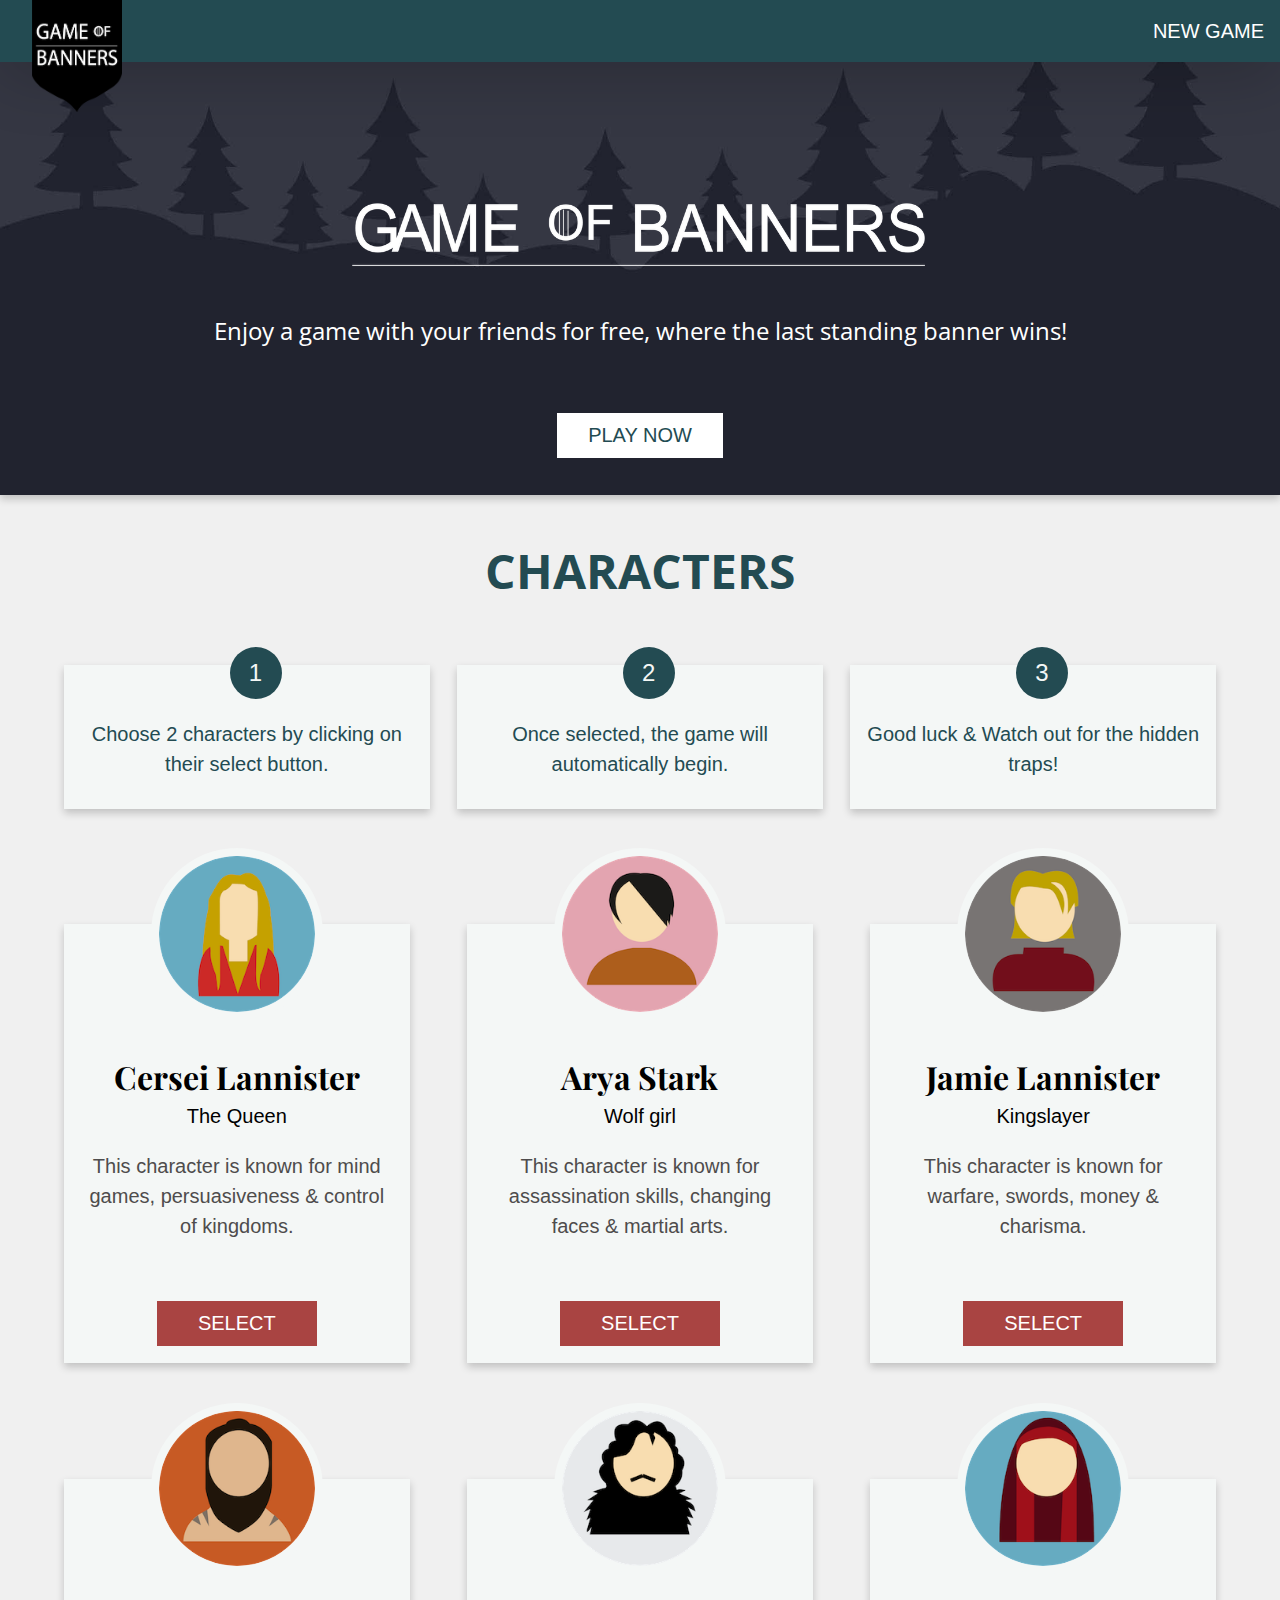
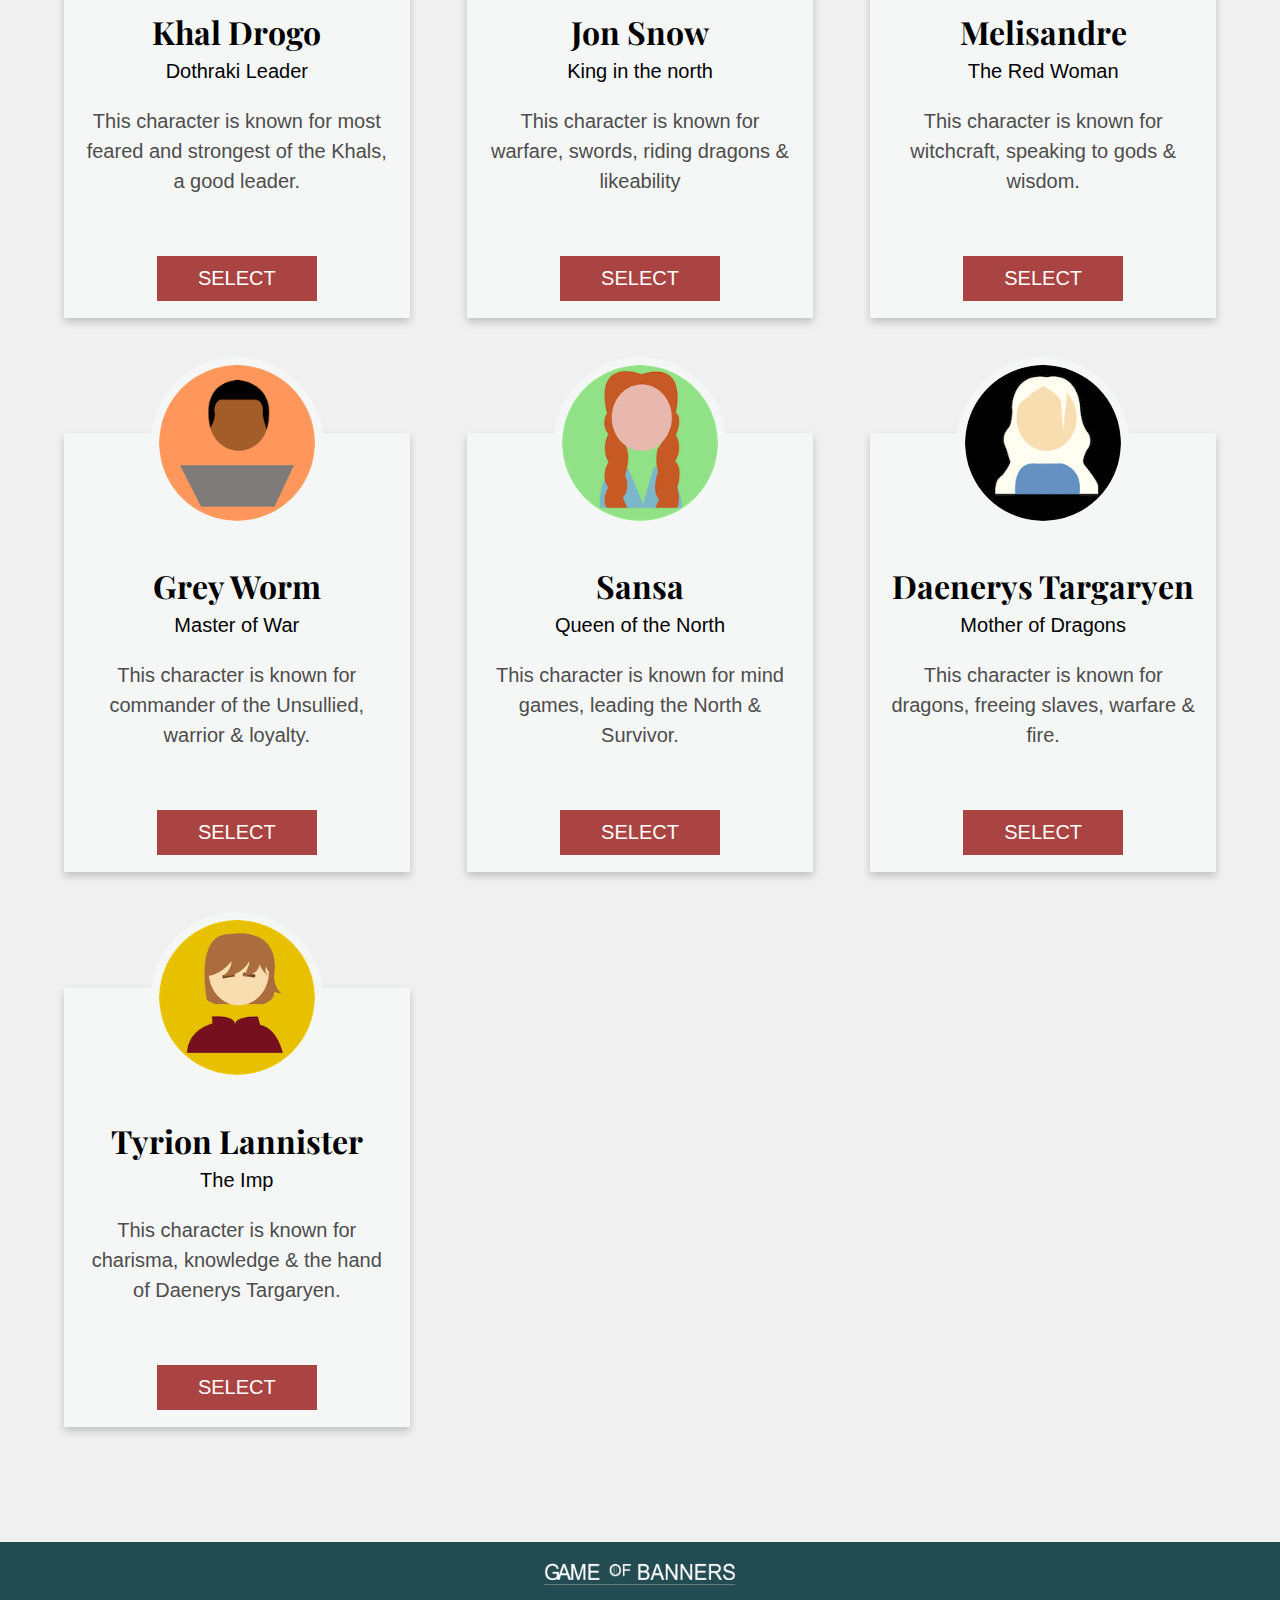
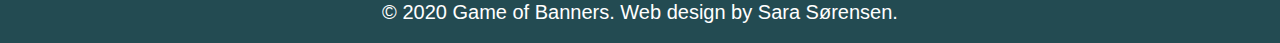
<file: Boardgame_sara/index.html>
<!DOCTYPE html>
<html lang="en">
  <head>
    <meta charset="utf-8" />
    <meta name="viewport" content="width=device-width, initial-scale=1.0" />
    <meta
      name="description"
      content="Game of Banners is a free online board game, enjoy with friends and family today!"
    />
    <link rel="stylesheet" href="styles/stylesheet.css" />
    <link rel="stylesheet" href="styles/characters.css" />
    <link rel="stylesheet" href="styles/media.css" />
    <link
      href="https://fonts.googleapis.com/css2?family=Open+Sans&display=swap"
      rel="stylesheet"
    />
    <link
      href="https://fonts.googleapis.com/css2?family=Playfair+Display&display=swap"
      rel="stylesheet"
    />

    <link rel="icon" href="images/rel-icon.png" />
    <title>Game Of Banners - The Character Page</title>
  </head>

  <body onload="clearStorage()">
    <header>
      <nav class="navbar" id="navbar">
        <a class="logo-header-a" href="index.html"
          ><img
            class="logo-header"
            src="images/banner.png"
            alt="company logo Game Of Banners"
        /></a>

        <ul class="menubar">
          <li><a href="javascript:clear();">New Game</a></li>
        </ul>
      </nav>

      <div class="background">
        <div class="char-container">
          <img
            class="horizontal_logo"
            src="images/white-horizontal-logo.png"
            alt="company logo Game Of Banners"
          />
          <div class="container">
            <p class="CTA">
              Enjoy a game with your friends for free, where the last standing
              banner wins!
            </p>
          </div>

          <button class="important-btn" type="button" id="button">
            Play now
          </button>
        </div>
      </div>
    </header>

    <div id="wrapper" class="wrapper">
      <div class="guideBox">
        <h1 class="char-heading">characters</h1>
        <div class="card-info">
          <div class="num">1</div>
          <p>Choose 2 characters by clicking on their select button.</p>
        </div>

        <div class="card-info">
          <div class="num">2</div>
          <p>Once selected, the game will automatically begin.</p>
        </div>
        <div class="card-info">
          <div class="num">3</div>
          <p>Good luck & Watch out for the hidden traps!</p>
        </div>
      </div>

      <div class="char-row">
        <div class="char-column" id="cards">
          <div class="card"></div>
        </div>
      </div>

      <div class="players-box" id="players-box">
        <div class="hidden-content" id="hidden-content">
          <div class="row">
            <div id="characterP1" class="player-col"></div>

            <div class="info-col">
              <h2 id="headline2" class="headline2">Choose player 2</h2>

              <p class="loader"></p>
            </div>

            <div id="characterP2" class="player-col"></div>
          </div>
        </div>
      </div>
    </div>

    <footer>
      <div class="footer-column">
        <a href="index.html">
          <img
            class="logo-footer"
            src="images/white-horizontal-logo.png"
            alt="Game Of Banners Logo"
        /></a>
      </div>

      <div class="footer-column">
        <p class="copyright">
          © 2020 Game of Banners. Web design by Sara Sørensen.
        </p>
      </div>
    </footer>

    <script src="scripts/constants/characters.js"></script>
    <script src="scripts/script.js"></script>
  </body>
</html>
</file>
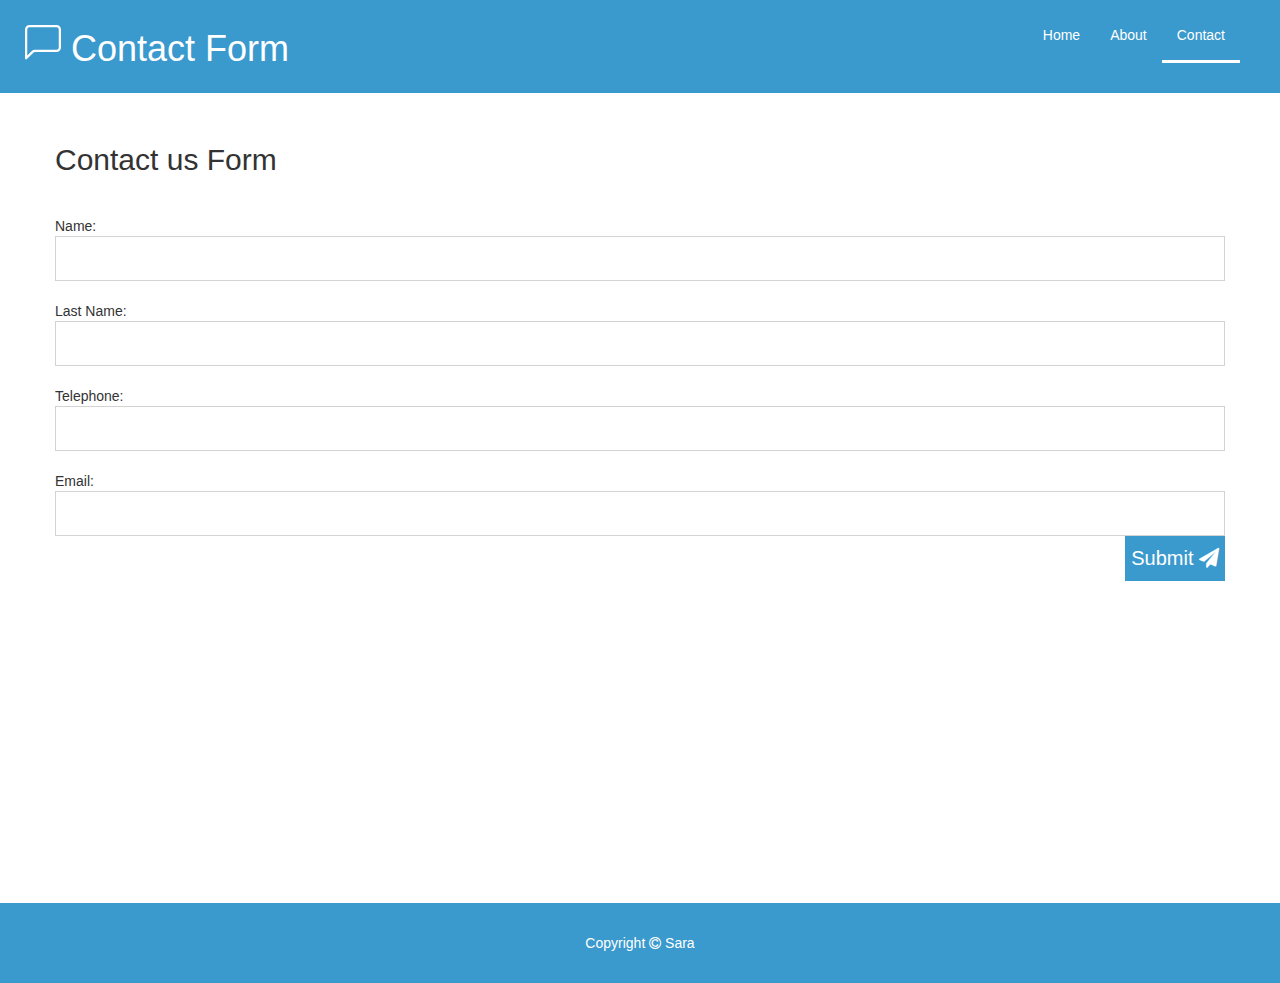
<file: contactForm/index.html>
<!DOCTYPE html>
<html lang="en">

<head>
    <meta charset="UTF-8">
    <title>Contact Form</title>


    <!-- Boostrap style sheet -->
    <link rel="stylesheet" href="https://maxcdn.bootstrapcdn.com/bootstrap/3.3.7/css/bootstrap.min.css">
    <link rel="stylesheet" href="https://maxcdn.bootstrapcdn.com/font-awesome/4.7.0/css/font-awesome.min.css">
    <link rel="stylesheet" href="style/stylesheet.css">
</head>

<body>
    <header>
        <nav class="navbar navbar-default">
            <div class="container-fluid">
                <!-- Brand and toggle get grouped for better mobile display -->
                <div class="navbar-header">
                    <button type="button" class="navbar-toggle collapsed" data-toggle="collapse"
                        data-target="#bs-example-navbar-collapse-1" aria-expanded="false">
                        <span class="sr-only">Toggle navigation</span>
                        <span class="icon-bar"></span>
                        <span class="icon-bar"></span>
                        <span class="icon-bar"></span>
                    </button>
                    <a class="navbar-brand" href="index.html">
                        <h1><svg width="1em" height="1em" viewBox="0 0 16 16" class="bi bi-chat-left" fill="currentColor" xmlns="http://www.w3.org/2000/svg">
                            <path fill-rule="evenodd" d="M14 1H2a1 1 0 0 0-1 1v11.586l2-2A2 2 0 0 1 4.414 11H14a1 1 0 0 0 1-1V2a1 1 0 0 0-1-1zM2 0a2 2 0 0 0-2 2v12.793a.5.5 0 0 0 .854.353l2.853-2.853A1 1 0 0 1 4.414 12H14a2 2 0 0 0 2-2V2a2 2 0 0 0-2-2H2z"/>
                          </svg> Contact Form</h1>
                    </a>
                </div>

                <!-- Collect the nav links, forms, and other content for toggling -->
                <div class="collapse navbar-collapse" id="bs-example-navbar-collapse-1">
                    <ul class="nav navbar-nav">
                        <li><a href="index.html">Home</a></li>
                        <li><a href="about.html">About</a></li>
                        <li class="active"><a href="contact.html">Contact</a></li>
                    </ul>
                </div><!-- /.navbar-collapse -->
            </div><!-- /.container-fluid -->
        </nav>
    </header>
    <section>
        <div class="container">
            <div class="row">
                <div class="col-sm-12">
                    <h2>Contact us Form<h2>
                </div>
                <div id="message" class="error">

                </div>
            </div>
            <div class="row">
                <form id="contactForm">
                    <div class="col-sm-12">
                        <br>Name: <br>
                        <input type="text" name="firstName" class="name" id="firstName">
                        <span class="error" id="firstNameError">This field cannot be blank</span>
                    </div>
                    <div class="col-sm-12">
                        <br>Last Name: <br>
                        <input type="text" name="lastName" class="name" id="lastName">
                        <span class="error" id="lastNameError">This field cannot be blank</span>
                    </div>
                    <div class="col-sm-12">
                        <br>Telephone: <br>
                        <input type="text" name="phone" id="phone">
                        <span class="error" id="phoneError">Please enter a correct phone number</span>
                    </div>
                    <div class="col-sm-12">
                        <br>Email: <br>
                        <input type="text" name="email" id="email">
                        <span class="error" id="emailError">Please enter a correct email address</span>
                    </div>

                    <div class="col-sm-12">
                        <button id="submitContact" class="m-t-30" type="submit">Submit <i class="fa fa-paper-plane"
                                aria-hidden="true"></i></button>

                        <p id="validation-passed-message">Input correct.</p>
                        <p id="validation-false">Incorrect Input.</p>

                    </div>
                </form>
            </div>
        </div>
    </section>
    <footer>
        Copyright <i class="fa fa-copyright" aria-hidden="true"></i> Sara 
    </footer>
    <script src="script/script.js"></script>
</body>

</html>
</file>
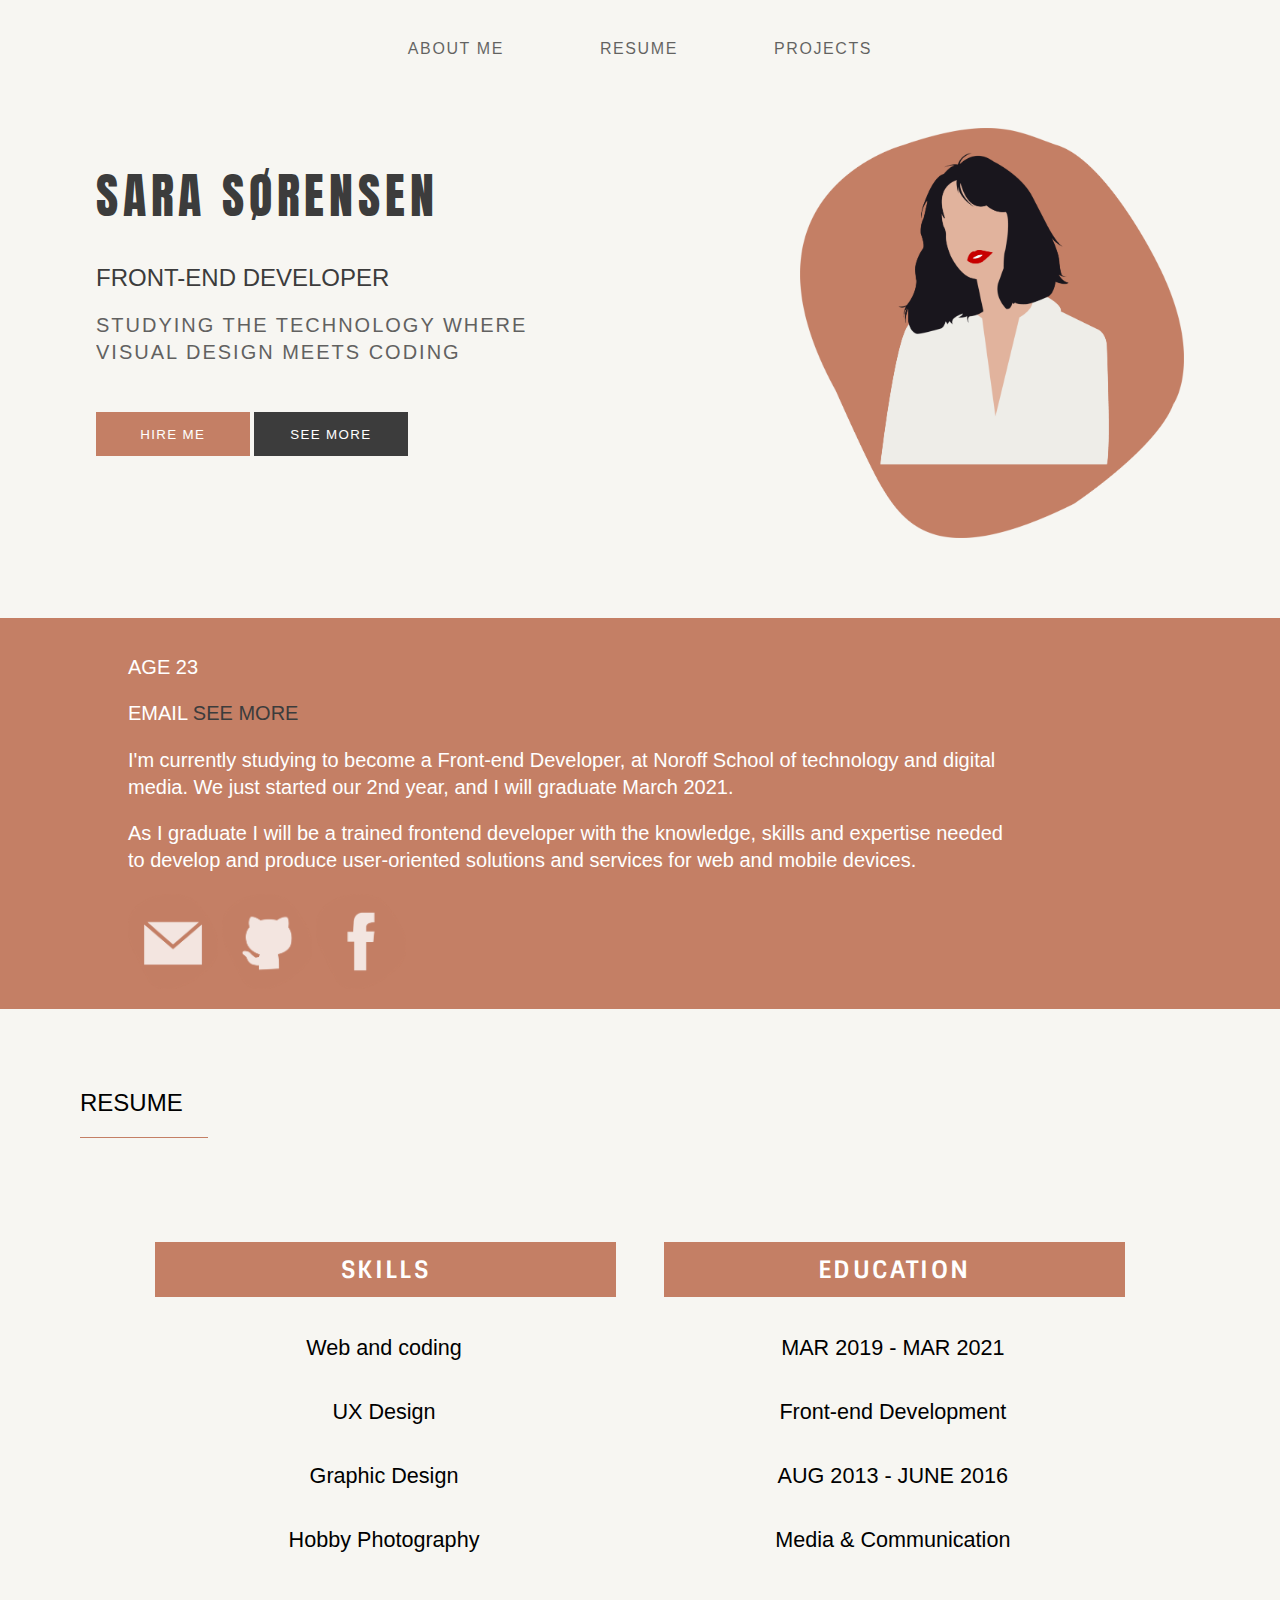
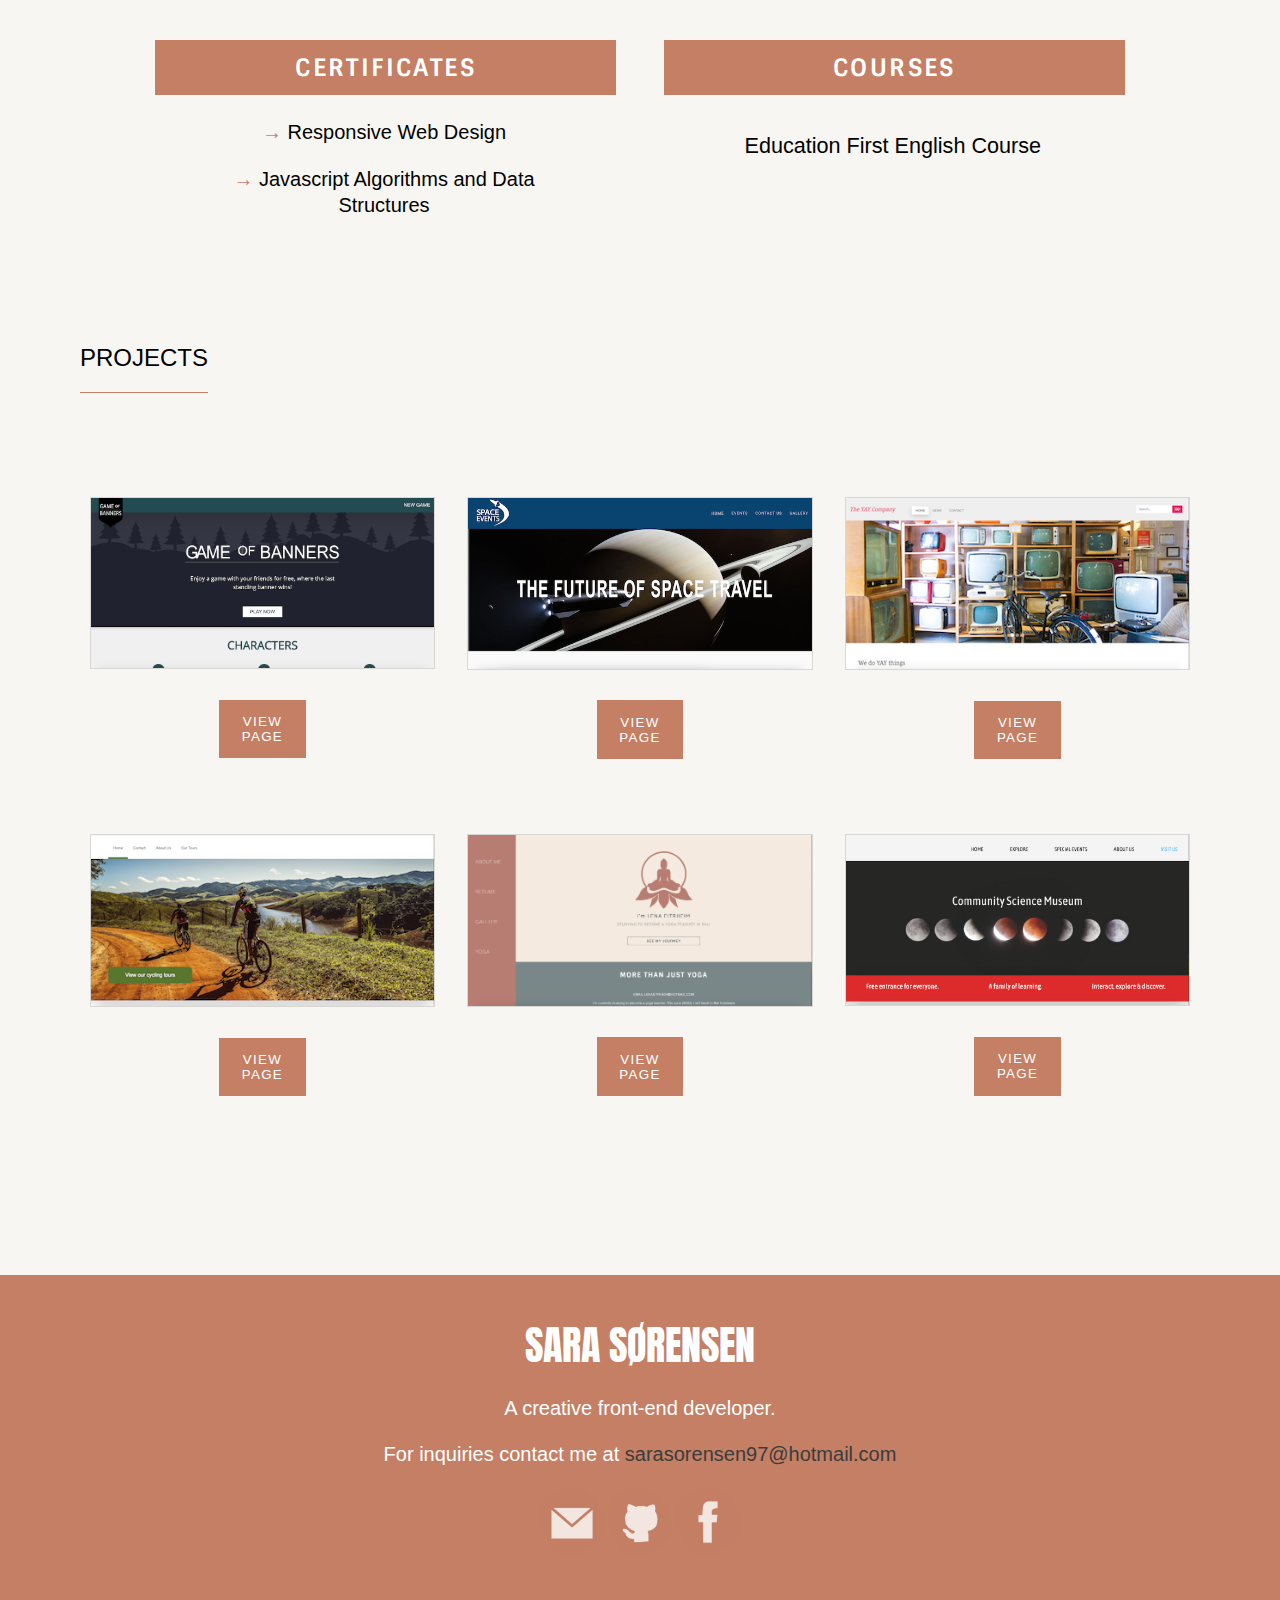
<file: cv/index.html>
<!DOCTYPE html>
<html lang="en">
  <head>
    <meta charset="utf-8" />
    <meta name="viewport" content="width=device-width, initial-scale=1.0" />
    <meta
      name="description"
      content="Sara Sørensen's CV website for front-end development, get to know me!"
    />
    <link
      href="https://fonts.googleapis.com/css2?family=Anton&display=swap"
      rel="stylesheet"
    />
    <link
      href="https://fonts.googleapis.com/css?family=Sintony:700&display=swap"
      rel="stylesheet"
    />

    <link rel="stylesheet" href="css/menu.css" />
    <link rel="stylesheet" href="css/stylesheet.css" />
    <link rel="stylesheet" href="css/media.css" />

    <link rel="icon" href="images/avatar.png" />
    <title>Sara Sørensen CV</title>
  </head>

  <body>
    <header>
      <nav class="navbar" id="navbar">
        <a href="#" class="toggle-button">
          <span class="bar"></span>
          <span class="bar"></span>
          <span class="bar"></span>
          <span class="bar"></span>
        </a>

        <div role="navigation" class="navbar-links">
          <ul class="nav navbar-nav">
            <li class="link"><a href="#about">About Me</a></li>
            <li class="link"><a href="#resume">Resume</a></li>
            <li class="link"><a href="#projects">Projects</a></li>
          </ul>
        </div>
      </nav>

      <div class="mainContainer">
        <article class="mainText">
          <h1>Sara Sørensen</h1>
          <h2>Front-end developer</h2>
          <p class="pageDes">
            Studying the technology where visual design meets coding
          </p>
          <button id="CTA" class="CTA">Hire Me</button>
          <button id="CTA2" class="CTA2">See more</button>
        </article>
        <img
          class="avatar"
          src="images/avatar.png"
          alt="An avatar illustration of an woman"
        />
      </div>
    </header>

    <div id="about" class="containerAbout">
      <div class="aboutContent">
        <p class="brand-about">Age 23</p>
        <p class="brand-about">
          email
          <a href="mailto:sarasorensen97@hotmail.com">see more</a>
        </p>

        <p>
          I'm currently studying to become a Front-end Developer, at Noroff
          School of technology and digital media. We just started our 2nd year,
          and I will graduate March 2021.
        </p>

        <p>
          As I graduate I will be a trained frontend developer with the
          knowledge, skills and expertise needed to develop and produce
          user-oriented solutions and services for web and mobile devices.
        </p>
        <a href="mailto:sarasorensen97@hotmail.com">
          <img class="icon" src="images/mail.png" alt="An icon of mail"
        /></a>
        <a href="https://github.com/sarasorensen">
          <img
            class="icon"
            src="images/github.png"
            alt="An icon of github logo"
        /></a>
        <a href="https://www.facebook.com/saramorksorensen/">
          <img class="icon" src="images/fb.png" alt="An icon of facebook logo"
        /></a>
      </div>
    </div>

    <div class="eventsRow">
      <div id="resume" class="eventHe">
        <h2>Resume</h2>
      </div>

      <div class="flex-container">
        <div class="flex-item">
          <h3 class="heading">skills</h3>
          <ul class="list">
            <li>Web and coding</li>
            <li>UX Design</li>
            <li>Graphic Design</li>
            <li>Hobby Photography</li>
          </ul>
        </div>

        <div class="flex-item">
          <h3 class="heading">education</h3>
          <ul class="list">
            <li><span class="bold">Mar 2019 - Mar 2021</span></li>
            <li>Front-end Development</li>
            <li><span class="bold">Aug 2013 - June 2016</span></li>
            <li>Media & Communication</li>
          </ul>
        </div>

        <div class="flex-item__small">
          <h3 class="heading">Certificates</h3>
          <ul class="list">
            <li>
              <p
                class="flex-link"
                onclick="NewTab('https://www.freecodecamp.org/certification/milasara/responsive-web-design');"
              >
                Responsive Web Design
              </p>
            </li>
            <li>
              <p
                class="flex-link"
                onclick="NewTab('https://www.freecodecamp.org/certification/milasara/javascript-algorithms-and-data-structures')"
              >
                Javascript Algorithms and Data Structures
              </p>
            </li>
          </ul>
        </div>

        <div class="flex-item__small">
          <h3 class="heading">Courses</h3>
          <ul class="list">
            <li>Education First English Course</li>
          </ul>
        </div>
      </div>
    </div>

    <div class="gallery">
      <div class="projectRow">
        <div id="projects" class="eventHe">
          <h2>Projects</h2>
        </div>

        <div id="projects-disp" class="columnGa"></div>
      </div>
    </div>

    <footer>
      <div class="footer-item">
        <div class="footer-container">
          <h2 class="brand-title-footer">Sara Sørensen</h2>
          <p>A creative front-end developer.</p>
          <p>
            For inquiries contact me at
            <a href="mailto:sarasorensen97@hotmail.com"
              >sarasorensen97@hotmail.com</a
            >
          </p>
          <img
            onclick="NewTab('mailto:sarasorensen97@hotmail.com')"
            class="footer-icon"
            src="images/mail.png"
            alt="An icon of mail"
          />

          <img
            onclick="NewTab('https://github.com/sarasorensen')"
            class="footer-icon"
            src="images/github.png"
            alt="An icon of github logo"
          />

          <img
            onclick="NewTab('https://www.facebook.com/saramorksorensen/')"
            class="footer-icon"
            src="images/fb.png"
            alt="An icon of facebook logo"
          />
        </div>
      </div>
    </footer>
    <script src="scripts/projects.js"></script>
    <script src="scripts/script.js"></script>
  </body>
</html>
</file>
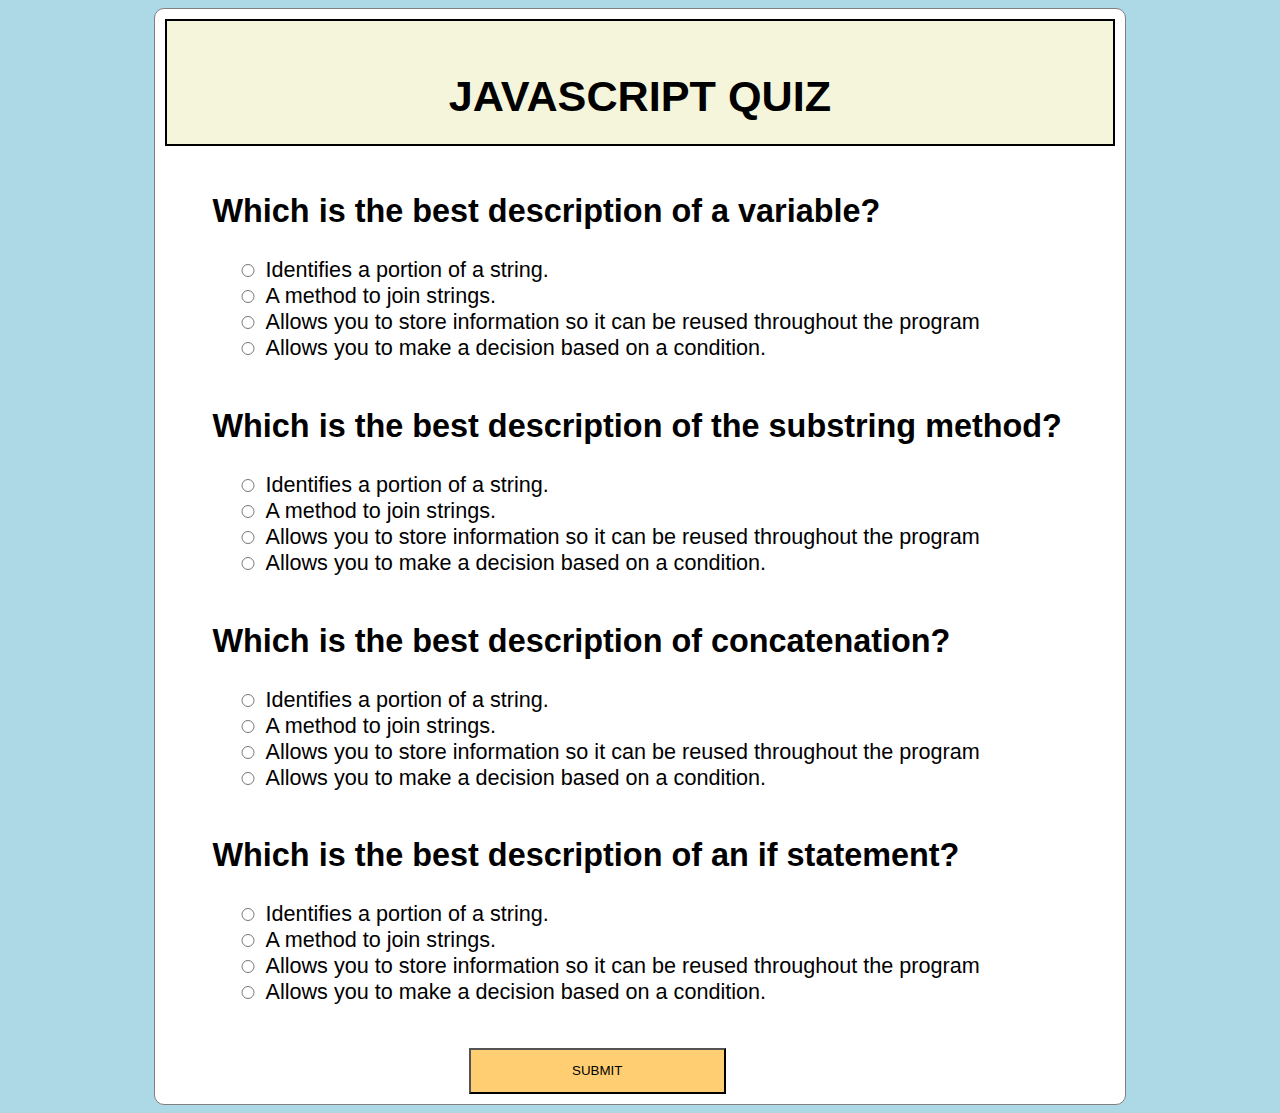
<file: quiz-game/index.html>
<!DOCTYPE html>
<html>
  <head>
    <link rel="stylesheet" href="style/stylesheet.css" />
    <title>JavaScript Quiz</title>
  </head>
  <body>
    <div id="main">
      <div id="header">
        <h1>JavaScript Quiz</h1>
      </div>

      <form id="form1">
        <h2>Which is the best description of a variable?</h2>
        <label for="var_string"
          ><input
            type="radio"
            name="variable"
            value="0"
            id="var_string"
          />Identifies a portion of a string.</label
        >
        <label for="var_join"
          ><input type="radio" name="variable" value="0" id="var_join" />A
          method to join strings.</label
        >
        <label for="var_info"
          ><input type="radio" name="variable" value="25" id="var_info" />Allows
          you to store information so it can be reused throughout the
          program</label
        >
        <label for="var_condition"
          ><input
            type="radio"
            name="variable"
            value="0"
            id="var_condition"
          />Allows you to make a decision based on a condition.</label
        >

        <h2>Which is the best description of the substring method?</h2>
        <label for="sub_string"
          ><input
            type="radio"
            name="sub"
            value="25"
            id="sub_string"
          />Identifies a portion of a string.</label
        >
        <label for="sub_join"
          ><input type="radio" name="sub" value="0" id="sub_join" />A method to
          join strings.</label
        >
        <label for="sub_info"
          ><input type="radio" name="sub" value="0" id="sub_info" />Allows you
          to store information so it can be reused throughout the program</label
        >
        <label for="sub_condition"
          ><input type="radio" name="sub" value="0" id="sub_condition" />Allows
          you to make a decision based on a condition.</label
        >

        <h2>Which is the best description of concatenation?</h2>
        <label for="cat_string"
          ><input type="radio" name="con" value="0" id="cat_string" />Identifies
          a portion of a string.</label
        >
        <label for="cat_join"
          ><input type="radio" name="con" value="25" id="cat_join" />A method to
          join strings.</label
        >
        <label for="cat_info"
          ><input type="radio" name="con" value="0" id="cat_info" />Allows you
          to store information so it can be reused throughout the program</label
        >
        <label for="cat_condition"
          ><input type="radio" name="con" value="0" id="cat_condition" />Allows
          you to make a decision based on a condition.</label
        >

        <h2>Which is the best description of an if statement?</h2>
        <label for="if_string"
          ><input
            type="radio"
            name="ifstate"
            value="0"
            id="if_string"
          />Identifies a portion of a string.</label
        >
        <label for="if_join"
          ><input type="radio" name="ifstate" value="0" id="if_join" />A method
          to join strings.</label
        >
        <label for="if_info"
          ><input type="radio" name="ifstate" value="0" id="if_info" />Allows
          you to store information so it can be reused throughout the
          program</label
        >
        <label for="if_condition"
          ><input
            type="radio"
            name="ifstate"
            value="25"
            id="if_condition"
          />Allows you to make a decision based on a condition.</label
        >

        <div id="disp"></div>

        <button type="submit" value="Submit">Submit</button>
      </form>

      <div id="grade"></div>
    </div>

    <script src="script/script.js"></script>
  </body>
</html>
</file>
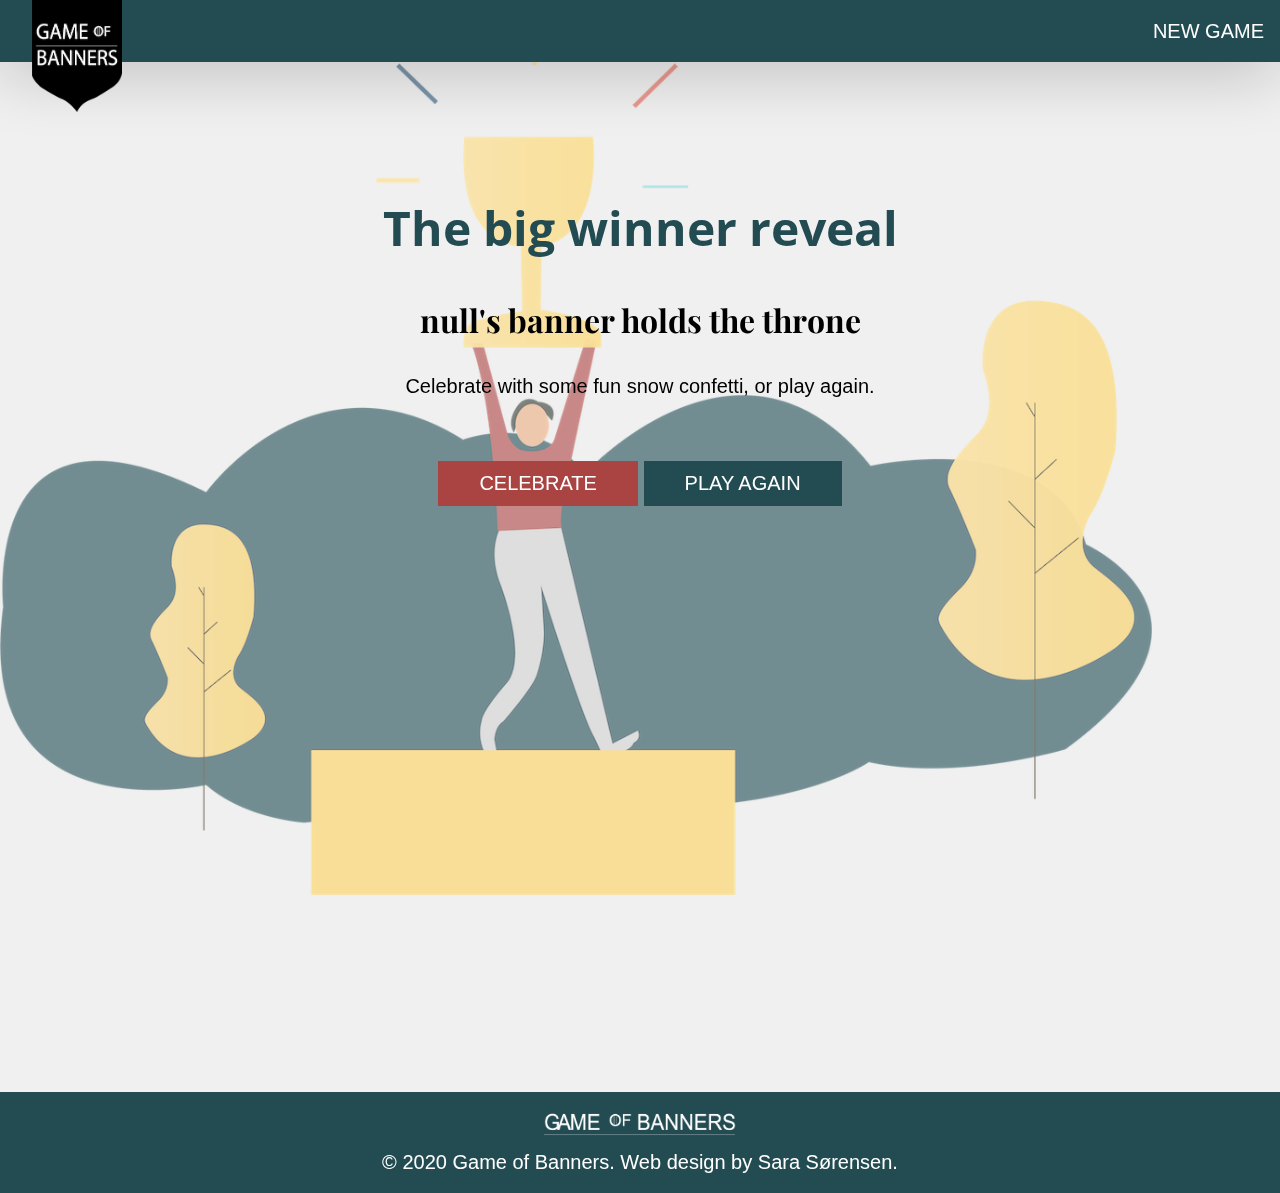
<file: Boardgame_sara/finale.html>
<!DOCTYPE html>
<html lang="en">
  <head>
    <meta charset="utf-8" />
    <meta name="viewport" content="width=device-width, initial-scale=1.0" />
    <meta
      name="description"
      content="Game of Banners winning page, congratulations if you won!"
    />
    <link rel="stylesheet" href="styles/stylesheet.css" />
    <link rel="stylesheet" href="styles/finale.css" />
    <link rel="stylesheet" href="styles/media.css" />
    <link
      href="https://fonts.googleapis.com/css2?family=Open+Sans&display=swap"
      rel="stylesheet"
    />
    <link
      href="https://fonts.googleapis.com/css2?family=Playfair+Display&display=swap"
      rel="stylesheet"
    />

    <link rel="icon" href="images/rel-icon.png" />
    <title>Game Of Banners - The Finale Page</title>
  </head>

  <body>
    <canvas id="canvas"
      >Your browser does not support canvas, please update it.</canvas
    >

    <div class="fin-container">
      <header>
        <nav class="navbar" id="navbar">
          <a class="logo-header-a" href="index.html"
            ><img
              class="logo-header"
              src="images/banner.png"
              alt="company logo Game Of Banners"
          /></a>

          <ul class="menubar">
            <li><a href="javascript:clear();">New Game</a></li>
          </ul>
        </nav>
      </header>

      <div class="col">
        <article>
          <h1 class="finale-h1">The big winner reveal</h1>
          <h2 class="finale-h2" id="winner">Winner Name</h2>
          <p>Celebrate with some fun snow confetti, or play again.</p>

          <div class="btn-group">
            <button type="button" id="confettiBtn" class="red-btn">
              Celebrate
            </button>

            <button onclick="clearStorage()" class="blue-btn">
              Play Again
            </button>

            <img
              src="images/winner.png"
              alt="picture of a guy holding trophy"
            />
          </div>
        </article>
      </div>
    </div>

    <footer>
      <div class="footer-column">
        <a href="index.html">
          <img
            class="logo-footer"
            src="images/white-horizontal-logo.png"
            alt="Game Of Banners Logo"
        /></a>
      </div>

      <div class="footer-column">
        <p class="copyright">
          © 2020 Game of Banners. Web design by Sara Sørensen.
        </p>
      </div>
    </footer>
    <script src="scripts/finale.js"></script>
  </body>
</html>
</file>
<file: Boardgame_sara/styles/stylesheet.css>
html {
  height: 100%;
  font-size: 100%;
}
body {
  width: 100%;
  height: 100%;
  font-family: Arial, Helvetica, sans-serif;
  background-color: #f0f0f0;
  color: #000000;
  line-height: 1.5;
  margin: 0;
}
a {
  text-decoration: none;
  color: #234b52;
}
p {
  font-size: 1.25rem;
}
h1 {
  font-family: "Open Sans", sans-serif;
  font-size: 3rem;
  margin-top: 0;
}
h2 {
  font-family: "Playfair Display", serif;
  font-size: 2rem;
}
h3 {
  font-family: "Playfair Display", serif;
  text-transform: uppercase;
  font-size: 1.5rem;
}
button:focus {
  outline: thin dotted;
}
.blue-btn {
  background-color: #234b52;
  color: #ffffff;
  border: 1px solid #234b52;
  font-size: 1.25rem;
  padding: 0.5em;
  padding-left: 2em;
  padding-right: 2em;
  margin-top: 2em;
  text-align: center;
  text-transform: uppercase;
  cursor: pointer;
  transition: 0.3s ease-in-out 0s;
}
.blue-btn:hover {
  background-color: transparent;
  color: #234b52;
}
.red-btn {
  background-color: #a94442;
  color: #ffffff;
  border: 1px solid #a94442;
  font-size: 1.25rem;
  padding: 0.5em;
  padding-left: 2em;
  padding-right: 2em;
  margin-top: 2em;
  text-align: center;
  text-transform: uppercase;
  cursor: pointer;
  transition: 0.3s ease-in-out 0s;
}
.red-btn:hover {
  background-color: transparent;
  color: #a94442;
}
.important-btn {
  background: #ffffff;
  color: #234b52;
  border: 1px solid #ffffff;
  font-size: 1.25rem;
  padding: 0.5em;
  padding-left: 1.5em;
  padding-right: 1.5em;
  margin-top: 2em;
  text-align: center;
  text-transform: uppercase;
  cursor: pointer;
  transition: 0.2s ease-in-out 0s;
}
.important-btn:hover {
  background: #cfcece;
  border: 1px solid #cfcece;
}
/*header and menu*/
ul {
  top: 0;
  left: 0;
  list-style: none;
  margin: 0;
  padding: 0;
}
li {
  margin-left: 2%;
  font-family: "Nunito", sans-serif;
  float: left;
  padding: 1em;
  text-transform: uppercase;
}
ul.menubar > li:last-of-type {
  float: right;
  text-transform: uppercase;
}
.menubar {
  position: absolute;
  width: 100%;
  box-shadow: 0 1vw 5vw 0 #00000033;
  background: #234b52;
  color: #ffffff;
  padding: 0;
}
.menubar a {
  text-align: center;
  text-decoration: none;
  font-size: 1.25rem;
  color: #ffffff;
  padding-left: 0px;
}
.menubar a:hover {
  text-decoration: underline;
}

header {
  width: 100%;
}
.horizontal_logo {
  margin-top: 5%;
  width: 50%;
}
.background {
  width: 100%;
  height: 75vh;
  background-color: #21232e;
  background-image: url(../images/offHead.jpeg);
  background-size: cover;
  background-attachment: fixed;
  background-repeat: no-repeat;
  display: flex;
  flex-wrap: wrap;
  box-shadow: 0px 4px 8px 0px rgba(0, 0, 0, 0.2);
}
.logo-header {
  position: absolute;
  z-index: 1;
  top: 0;
  width: 7%;
  margin-left: 2em;
}
.loader {
  margin: 0 auto;
  border: 5px solid #234b52;
  border-top: 5px solid #d8d7d7;
  border-radius: 50%;
  width: 1.5em;
  height: 1.5em;
  -moz-animation: spin 2s linear infinite;
  -webkit-animation: spin 2s linear infinite;
  animation: spin 2s linear infinite;
}
@-webkit-keyframes spin {
  0% {
    -webkit-transform: rotate(0deg);
    transform: rotate(0deg);
  }
  100% {
    -webkit-transform: rotate(360deg);
    transform: rotate(360deg);
  }
}

@keyframes spin {
  0% {
    -webkit-transform: rotate(0deg);
    transform: rotate(0deg);
  }
  100% {
    -webkit-transform: rotate(360deg);
    transform: rotate(360deg);
  }
}
/*footer*/
footer {
  width: 100%;
  margin: 0;
  text-align: center;
  background-color: #234b52;
  color: #ffffff;
  padding-bottom: 1em;
}
.logo-footer {
  width: 15%;
  margin-top: 1em;
}
.footer-column {
  width: 100%;
  text-align: center;
}
.copyright {
  display: block;
  margin: 0;
  font-size: 1.25rem;
  font-weight: lighter;
}
</file>
<file: Boardgame_sara/styles/characters.css>
.wrapper {
  margin-top: 2.5em;
  width: 100%;
}
.CTA {
  font-family: "Open Sans", sans-serif;
  font-size: 1.5em;
  text-align: center;
  margin-top: 1em;
  color: #ffffff;
}
.container {
  z-index: 1;
  width: 50%;
  margin-left: 25%;
  color: #ffffff;
  background-color: transparent;
  margin-bottom: 1.5em;
}
.char-heading {
  width: 100%;
  margin-bottom: 5%;
  text-align: center;
  text-transform: uppercase;
}
.guideBox {
  color: #234b52;
  display: flex;
  justify-content: space-between;
  flex-wrap: wrap;
  width: 90%;
  margin-left: 5%;
  margin-right: 5%;
}
.card-info {
  position: relative;
  width: 30%;
  margin-bottom: 10%;
  background-color: #f4f7f6;
  padding: 10px;
  text-align: center;
  box-shadow: 0px 4px 8px 0px rgba(0, 0, 0, 0.2);
}
.num {
  background-color: #234b52;
  color: #f4f7f6;
  text-align: center;
  font-size: 1.5rem;
  border-radius: 50%;
  width: 36px;
  height: 36px;
  padding: 8px;
  margin-top: -8%;
  margin-left: 45%;
}
.char-container {
  text-align: center;
  width: 90%;
  margin: 5%;
  margin-top: 8%;
}
.char-row {
  width: 90%;
  margin: 5%;
  margin-top: 0;
  margin-bottom: 0;
}
.char-row:after {
  content: "";
  display: table;
  clear: both;
}
.char-column {
  display: flex;
  justify-content: space-between;
  flex-wrap: wrap;
}
.card {
  position: relative;
  width: 30%;
  margin-bottom: 10%;
  background-color: #f4f7f6;
  text-align: center;
  box-shadow: 0 4px 8px 0 rgba(0, 0, 0, 0.2);
  -webkit-transition: ease-in-out 0.3s;
  -moz-transition: ease-in-out 0.3s;
  transition: ease-in-out 0.3s;
}
.card-img {
  width: 50%;
  margin-top: -30%;
  background-color: #f4f7f6;
  border-radius: 50%;
  padding: 0.5em;
}
.card:hover {
  box-shadow: 0 14px 28px rgba(0, 0, 0, 0.25), 0 10px 10px rgba(0, 0, 0, 0.22);
}
.card-img-chosen {
  cursor: default;
  border-radius: 50%;
  width: 60%;
  margin-top: 5%;
  -webkit-transition: ease-in-out 0.5s;
  -moz-transition: ease-in-out 0.5s;
  transition: ease-in-out 0.5s;
}
.card-box {
  width: 90%;
  margin: 5%;
}
.title-box {
  height: 10%;
  width: 100%;
}
.card:hover .title-box {
  opacity: 1;
}
.title {
  margin-bottom: 0;
}
.alias {
  margin-top: 0;
}
.description {
  color: #4e4c4c;
  text-align: center;
}
.row:after {
  content: "";
  display: table;
  clear: both;
}
.players-box {
  cursor: default;
  position: fixed;
  z-index: 1;
  width: 100%;
  height: 100%;
  top: 0;
  left: 0;
  bottom: 0;
  right: 0;
  background-color: #000000a1;
  display: none;
}
.hidden-content {
  background-color: #f4f7f6;
  box-shadow: 0 4px 8px 0 rgba(0, 0, 0, 0.2);
  color: #000000;
  display: block;
  margin-left: auto;
  margin-right: auto;
  margin-top: 5%;
  width: 70%;
  padding: 1.5em 2em 1.5em 2em;
  text-align: center;
  text-transform: uppercase;
  transition: all 0.1s ease-in-out;
  -o-transition: all 0.1s ease-in-out;
  -webkit-transition: all 0.1s ease-in-out;
  -moz-transition: all 0.1s ease-in-out;
}
.player-col {
  float: left;
  width: 30%;
  margin: auto;
}
.info-col {
  float: left;
  width: 40%;
  margin: auto;
}
.playerTitle {
  margin: 0;
  letter-spacing: 0.1em;
}
.headline2 {
  font-family: "Open Sans", sans-serif;
  font-weight: 100;
  color: #234b52;
  margin-top: 30%;
}
.player-img {
  width: 100%;
}
.player-name {
  font-family: "Open Sans", sans-serif;
  margin: 0;
  text-align: center;
}
.newText {
  font-family: "Open Sans", sans-serif;
  font-size: 1em;
  color: #234b52;
  text-transform: uppercase;
  cursor: default;
}
</file>
<file: Boardgame_sara/styles/media.css>
@media only screen and (min-width: 320px) and (max-width: 375px) {
  .logo-header {
    width: 20%;
  }
  h1 {
    font-size: 2rem;
  }
  h2 {
    font-size: 1.5rem;
  }
  h3 {
    font-size: 1.5rem;
  }
  .CTA {
    font-size: 1rem;
  }
  .background {
    height: 55vh;
  }
  .char-container {
    margin-top: 20%;
  }
  .important-btn {
    margin: 0;
    padding: 0.2em;
  }
  .num {
    margin-left: 40%;
  }
  .container {
    width: 100%;
    margin-left: 0;
  }
  .horizontal_logo {
    width: 100%;
    margin-top: 10%;
  }
  .btn-group button {
    margin-bottom: 5%;
    width: 90%;
    margin-left: 5%;
    margin-right: 5%;
    display: block;
  }
  .img-hidden {
    display: block;
    margin-left: auto;
    margin-right: auto;
    width: 100%;
  }
  .card {
    width: 100%;
    margin-top: 15%;
  }
  .guideBox {
    margin-bottom: 10%;
  }
  .char-heading {
    margin-bottom: 8%;
  }
  .card-info {
    width: 100%;
  }
  .info-col {
    width: 20%;
    margin-left: 40%;
    margin-bottom: 5%;
  }
  .loader {
    width: 10px;
    height: 10px;
  }
  .headline2 {
    font-size: 0.5em;
  }
  .player-col {
    width: 60%;
    margin-left: 20%;
    margin-bottom: 0;
  }
  .playerTitle {
    font-size: 0.5em;
  }
  .player-name {
    font-size: 0.5em;
  }
  .hidden-content {
    margin-top: 5%;
  }
  .col {
    margin-top: 50%;
  }
  .sidebar {
    display: none;
  }
  .cont-message {
    display: block;
    width: 100%;
    height: 100%;
    margin-top: 20%;
    margin-left: 1em;
  }
  .container-boardgame {
    display: none;
  }
  footer {
    margin-top: 5%;
  }
  .copyright {
    font-size: 0.8rem;
  }
  .logo-footer {
    width: 80%;
  }
}
@media only screen and (min-width: 375px) and (max-width: 480px) {
  .logo-header {
    width: 20%;
  }
  .important-btn {
    padding: 0.5em;
  }
  .char-container {
    margin-top: 20%;
  }
  .container {
    width: 100%;
    margin-left: 0;
  }
  .horizontal_logo {
    width: 100%;
    margin-top: 10%;
  }
  .img-hidden {
    display: block;
    margin-left: auto;
    margin-right: auto;
    width: 100%;
  }
  .card {
    width: 100%;
    margin-top: 15%;
  }
  .guideBox {
    margin-bottom: 10%;
  }
  .char-heading {
    margin-bottom: 10%;
  }
  .num {
    margin-left: 45%;
    width: 10%;
  }
  .card-info {
    width: 100%;
  }
  .info-col {
    width: 20%;
    margin-left: 40%;
    margin-bottom: 5%;
  }
  .loader {
    width: 10px;
    height: 10px;
  }
  .headline2 {
    font-size: 0.5em;
  }
  .player-col {
    width: 60%;
    margin-left: 20%;
    margin-bottom: 0;
  }
  .playerTitle {
    font-size: 0.5em;
  }
  .player-name {
    font-size: 0.5em;
  }
  .hidden-content {
    margin-top: 5%;
  }
  .col {
    margin-top: 40%;
  }
  .sidebar {
    display: none;
  }
  .cont-message {
    display: block;
    width: 100%;
    height: 100%;
    margin-top: 20%;
    margin-left: 1em;
  }
  .container-boardgame {
    display: none;
  }
  footer {
    margin-top: 5%;
  }
  .logo-footer {
    width: 70%;
  }
}
@media only screen and (min-width: 480px) and (max-width: 595px) {
  .logo-header {
    width: 15%;
  }
  .important-btn {
    padding: 0.5em;
  }
  .char-container {
    margin-top: 8%;
  }
  .container {
    width: 100%;
    margin-left: 0;
  }
  .horizontal_logo {
    width: 100%;
    margin-top: 10%;
  }
  .card {
    width: 100%;
    margin-top: 15%;
  }
  .card-info {
    width: 100%;
  }
  .guideBox {
    margin-bottom: 10%;
  }
  .char-heading {
    margin-bottom: 10%;
  }
  .num {
    margin-left: 45%;
    width: 10%;
  }
  .hidden-content {
    font-size: 0.8em;
    margin-top: 30%;
  }
  .img-hidden {
    display: block;
    margin-left: auto;
    margin-right: auto;
    width: 100%;
  }
  .info-col {
    width: 20%;
    margin-left: 40%;
    margin-bottom: 5%;
  }
  .loader {
    width: 10px;
    height: 10px;
  }
  .headline2 {
    font-size: 0.5em;
  }
  .player-col {
    width: 60%;
    margin-left: 20%;
    margin-bottom: 0;
  }
  .playerTitle {
    font-size: 0.5em;
  }
  .player-name {
    font-size: 0.5em;
  }
  .hidden-content {
    margin-top: 10%;
  }
  .sidebar {
    display: none;
  }
  .cont-message {
    display: block;
    width: 100%;
    height: 100%;
    margin-top: 20%;
    margin-left: 1em;
  }
  .container-boardgame {
    display: none;
  }
  footer {
    margin-top: 5%;
  }
  .logo-footer {
    width: 50%;
  }
  .copyright {
    font-size: 1em;
  }
}

@media only screen and (min-width: 595px) and (max-width: 690px) {
  .logo-header {
    width: 10%;
  }
  .player-col {
    width: 30%;
    margin: auto;
  }
  .background {
    height: 115vh;
  }
  .info-col {
    width: 40%;
    margin: auto;
  }
  .important-btn {
    padding: 0.5em;
  }
  .char-container {
    margin-top: 8%;
  }
  .container {
    width: 100%;
    margin-left: 0;
  }
  .horizontal_logo {
    width: 90%;
    margin-top: 10%;
  }
  .img-hidden {
    display: block;
    margin-left: auto;
    margin-right: auto;
    width: 90%;
    margin-top: 10%;
  }
  .card {
    width: 100%;
    margin-top: 15%;
  }
  .guideBox {
    margin-bottom: 10%;
  }
  .char-heading {
    margin-bottom: 10%;
  }
  .num {
    margin-left: 45%;
    width: 10%;
  }
  .card-info {
    width: 100%;
  }
  .sidebar {
    display: none;
  }
  .cont-message {
    display: block;
    width: 100%;
    height: 100%;
    margin-top: 20%;
    margin-left: 5%;
  }
  .container-boardgame {
    display: none;
  }
  .hidden-content {
    font-size: 0.8em;
    margin-top: 35%;
  }
  .hidden-content {
    font-size: 0.5em;
    margin-top: 10%;
  }
  footer {
    margin-top: 5%;
  }
  .logo-footer {
    width: 50%;
  }
}
@media only screen and (min-width: 690px) and (max-width: 800px) {
  .logo-header {
    width: 10%;
  }
  .player-col {
    width: 30%;
    margin: auto;
  }
  .info-col {
    width: 40%;
    margin: auto;
  }
  .headline2 {
    font-size: 1em;
  }
  .playerTitle {
    font-size: 1em;
  }
  .player-name {
    font-size: 1em;
  }
  .important-btn {
    padding: 0.5em;
  }
  .char-container {
    margin-top: 8%;
  }
  .cont-message {
    width: 100%;
    margin-left: 0;
  }
  .horizontal_logo {
    width: 80%;
    margin-top: 5%;
  }
  .img-hidden {
    display: block;
    margin-left: auto;
    margin-right: auto;
    width: 90%;
    margin-top: 10%;
  }
  .card {
    width: 45%;
    margin-top: 5%;
  }
  .card-info {
    width: 45%;
  }
  .hidden-content {
    font-size: 0.5em;
    margin-top: 10%;
  }
  .sidebar {
    display: none;
  }
  .cont-message {
    display: block;
    width: 100%;
    height: 100%;
    margin-top: 20%;
    margin-left: 15%;
  }
  .container-boardgame {
    display: none;
  }
  footer {
    margin-top: 5%;
  }
  .logo-footer {
    width: 50%;
  }
  .copyright {
    font-size: 1em;
  }
}
@media only screen and (min-width: 768px) and (max-width: 1024px) {
  .player-col {
    width: 30%;
    margin: auto;
  }
  .info-col {
    width: 40%;
    margin: auto;
  }
  .background {
    height: 55vh;
  }
  .char-container {
    margin-top: 10%;
  }
  .container {
    width: 100%;
    margin-left: 0;
  }
  .img-hidden {
    display: block;
    margin-left: auto;
    margin-right: auto;
    width: 90%;
    margin-top: 10%;
  }
  .card {
    width: 40%;
  }
  .card-info {
    width: 40%;
  }
  .player-name {
    letter-spacing: 0;
  }
  .hidden-content {
    margin-top: 15%;
  }
  .sidebar {
    display: none;
  }
  .cont-message {
    display: block;
    width: 100%;
    height: 100%;
    margin-top: 20%;
    margin-left: 25%;
  }
  .container-boardgame {
    display: none;
  }
  footer {
    margin-top: 5%;
  }
  .logo-footer {
    width: 40%;
  }
  .copyright {
    font-size: 1em;
  }
}
@media only screen and (min-device-width: 768px) and (max-device-width: 1024px) and (orientation: landscape) {
  .background {
    height: 110vh;
  }
}
@media only screen and (min-width: 1024px) and (max-width: 1320px) {
  .player-col {
    width: 30%;
    margin: auto;
  }
  .info-col {
    width: 40%;
    margin: auto;
  }
  .sidebar {
    margin-left: 1em;
    margin-top: 10%;
  }
  .game {
    font-size: 1.5rem;
  }
  .container-boardgame {
    width: 650px;
    max-width: 650px;
    left: 30%;
  }
  .background {
    height: 55vh;
  }
  .char-container {
    margin-top: 10%;
  }
  .container {
    width: 100%;
    margin-left: 0;
  }
  .hidden-content {
    margin-top: 10%;
  }
  .img-hidden {
    display: block;
    margin-left: auto;
    margin-right: auto;
    width: 60%;
  }
}
@media screen and (min-width: 1320px) and (max-width: 1500px) {
  .sidebar {
    width: 35%;
    margin-left: 1em;
    margin-top: 10%;
  }
  .game {
    font-size: 1.5rem;
  }
  .sidebar-box {
    width: 20%;
  }
  .playerId {
    font-size: 1rem;
  }
  .playerTitle {
    font-size: 1rem;
  }
  .player1Score {
    font-size: 1rem;
  }
  .player2Score {
    font-size: 1rem;
  }
  .circle {
    margin: 0.1em;
  }
  .face {
    width: 80px;
    height: 80px;
  }
  .container-boardgame {
    width: 800px;
    max-width: 800px;
    top: 8%;
    left: 35%;
  }
  .board-icon {
    margin-top: 30%;
  }
}
</file>
<file: contactForm/style/stylesheet.css>
html {
  height: 100%;
}

body {
  background-color: white;
  height: 100%;
}

header {
  padding: 10px;
  background-color: #3a99cd;
  color: #ffffff;
  margin-bottom: 30px;
}

.navbar-default {
  background-color: transparent;
  border: none;
  color: white;
}

header h1 {
  display: inline-block;
  color: #ffffff;
}
header i {
  display: inline-block;
  font-size: 30px;
  color: #ffffff;
}

.navbar-nav {
  float: right;
}

.navbar-default .navbar-nav > .active > a,
.navbar-default .navbar-nav > .active > a:focus,
.navbar-default .navbar-nav > .active > a:hover {
  background-color: transparent;
  color: #ffffff;
  border-bottom: solid 3px white;
}

section {
  min-height: 750px;
}

footer {
  background-color: #3a99cd;
  text-align: center;
  padding: 30px;
  color: white;
  margin-top: 30px;
}

.navbar-default .navbar-nav > li > a {
  color: white;
}

h3 {
  width: 100%;
  background-color: rgba(58, 153, 205, 0.7);
  color: white;
  padding: 10px;
  font-weight: bold;
  margin: 0px;
  cursor: pointer;
}

input[type="text"] {
  width: 100%;
  border: solid 1px lightgrey;
  height: 45px;
  padding: 10px;
  outline: none;
}

button {
  height: 45px;
  background-color: #3a99cd;
  color: #ffffff;
  border: none;
  position: absolute;
  right: 0px;
  top: 0px;
  font-size: 20px;
}
button:hover {
  background-color: #3acd9c;
}
.col-sm-12 {
  padding: 0px;
}

h1 {
  margin: 0px;
}

h4 {
  color: #3a99cd;
}

.error {
  color: red;
  display: none;
}
#validation-passed-message {
  display: none;
  width: 30%;
  height: 5%;
  margin-top: 5%;
  margin-left: 35%;
  border-radius: 5px;
  padding: 15px 20px;
  text-align: center;
  text-transform: uppercase;
  color: #ffffff;
  background-color: #3a99cd;
}
#validation-false {
  display: none;
  width: 30%;
  margin-top: 2%;
  margin-left: 35%;
  border-radius: 5px;
  padding: 15px 20px;
  text-align: center;
  text-transform: uppercase;
  color: #ffffff;
  background-color: #c95a5a;
}
</file>
<file: cv/css/menu.css>
/* MENU-------------------------------------------------------------------------------------------*/
* {
  box-sizing: border-box;
}
.navbar {
  width: 100%;
  padding: 1.5em;
  background-color: #f7f6f2;
  z-index: 1;
  top: 0;
  display: flex;
  position: fixed;
  justify-content: center;
  transition: 0.5s;
  -webkit-transition: all 0.5s ease-in-out;
  -moz-transition: all 0.5s ease-in-out;
  -o-transition: all 0.5s ease-in-out;
  transition: all 0.5s ease-in-out;
}
.navbar-links {
  height: 100%;
}
.navbar-links ul {
  display: flex;
  margin: 0;
  padding: 0;
}
.navbar-links li {
  list-style: none;
}
.navbar-links li a {
  display: block;
  color: #000000;
  text-decoration: none;
  text-transform: uppercase;
  font-size: 1em;
  letter-spacing: 0.1em;
  padding: 0;
  opacity: 0.6;
  margin: 1em;
  margin-left: 3em;
  margin-right: 3em;
  font-weight: 300;
  transition: 0.2s;
  transition-timing-function: ease-in-out;
}

.navbar-links li a:hover {
  cursor: pointer;
  opacity: 1;
  color: #c47f65;
  transition: 0.2s;
  transition-timing-function: ease-in-out;
}
.toggle-button {
  position: absolute;
  top: 0.75rem;
  right: 1rem;
  display: none;
  flex-direction: column;
  justify-content: space-between;
  width: 30px;
  height: 21px;
}
.toggle-button .bar {
  height: 3px;
  width: 100%;
  background-color: #3c3c3c;
  border-radius: 10px;
}
.scroll {
  background-color: #eeede8;
  padding-bottom: 1.5em;
  transition: 0.5s;
  -webkit-transition: all 0.5s ease-in-out;
  -moz-transition: all 0.5s ease-in-out;
  -o-transition: all 0.5s ease-in-out;
  transition: all 0.5s ease-in-out;
}
</file>
<file: cv/css/stylesheet.css>
body {
  font-family: sans-serif;
  color: #000000;
  background-color: #f7f6f2;
  width: 100%;
  height: 100%;
  margin: 0;
}
html {
  max-width: 100%;
  height: 100%;
}
a {
  text-decoration: none;
  color: #3c3c3c;
}
a:hover {
  text-decoration: underline;
}
.flex-link::before {
  content: "\2192 ";
  color: #c47f65;
  font-weight: 900;
}
.flex-link:hover {
  cursor: pointer;
  text-decoration: underline;
}
p {
  font-size: 1.25rem;
  font-weight: 100;
  line-height: 20pt;
}
header {
  display: inline-block;
  background-color: #f7f6f2;
}
h1 {
  font-family: "Anton", sans-serif;
  font-size: 3rem;
  text-transform: uppercase;
  font-weight: 100;
  letter-spacing: 0.1em;
}
h2 {
  font-size: 1.5rem;
  text-transform: uppercase;
  font-weight: 100;
}
h3 {
  font-family: "Sintony", sans-serif;
  font-size: 1.5rem;
  text-align: center;
  text-transform: uppercase;
  letter-spacing: 0.1em;
}
.CTA {
  background-color: #c47f65;
  color: #ffffff;
  border: 1px solid #c47f65;
  text-transform: uppercase;
  width: 25%;
  padding: 1em;
  letter-spacing: 0.1em;
  margin-top: 2em;
  transition: 0.2s ease-in-out;
  -webkit-transition: all 0.2s ease-in-out;
  -moz-transition: all 0.2s ease-in-out;
  -o-transition: all 0.2s ease-in-out;
  transition: all 0.2s ease-in-out;
}
.CTA:hover {
  cursor: pointer;
  background-color: transparent;
  color: #c47f65;
}
.CTA:focus {
  outline: none;
}
.CTA2 {
  background-color: #3c3c3c;
  color: #ffffff;
  border: 1px solid #3c3c3c;
  text-transform: uppercase;
  width: 25%;
  padding: 1em;
  letter-spacing: 0.1em;
  margin-top: 2em;
  transition: 0.2s ease-in-out;
  -webkit-transition: all 0.2s ease-in-out;
  -moz-transition: all 0.2s ease-in-out;
  -o-transition: all 0.2s ease-in-out;
}
.CTA2:hover {
  cursor: pointer;
  background-color: transparent;
  color: #3c3c3c;
}
.CTA2:focus {
  outline: none;
}

/*content about me-------------------------------------------------------------------------------------------*/
.mainContainer {
  display: flex;
  flex-direction: row;
  flex-wrap: wrap;
  align-self: center;
  justify-content: center;
  text-align: left;
  color: #3c3c3c;
  width: 100%;
  margin-top: 10%;
}
.avatar {
  width: 20%;
  align-self: flex-start;
  margin: 0;
  margin-left: 5%;
}

.pageDes {
  opacity: 0.8;
  text-transform: uppercase;
  letter-spacing: 0.1em;
}
.containerAbout {
  background-color: #c47f65;
  color: #ffffff;
  width: 100%;
  text-align: left;
  margin-top: 5em;
  padding-top: 1em;
  padding-bottom: 1em;
}

.aboutContent {
  width: 50%;
  margin-left: 21%;
}
.brand-about {
  text-transform: uppercase;
  color: #ffffff;
}
.icon {
  width: 5%;
  opacity: 0.8;
}
.icon:hover {
  cursor: pointer;
  opacity: 1;
}
.bold {
  display: inline-block;
  text-transform: uppercase;
  font-weight: 500;
}
/*content resume------------------------------------------------------------------------------*/
.eventHe {
  width: 10%;
  border-bottom: 1px solid #c47f65;
  margin: 5em;
  text-align: left;
}
.list li {
  list-style: none;
  text-align: center;
  margin-right: 2em;
  margin-top: 0.5em;
  font-weight: 100;
  font-size: 1.35rem;
  line-height: 40pt;
}
.heading {
  background-color: #c47f65;
  padding: 0.5em;
  color: #ffffff;
  text-align: center;
  margin-top: 0;
  margin-bottom: 1em;
}
.eventsRow {
  width: 100%;
}
.eventsRow:after {
  content: "";
  display: table;
  clear: both;
}
.flex-container {
  display: flex;
  width: 90%;
  margin-left: 5%;
  margin-right: 5%;
  padding: 0;
  display: -moz-box;
  display: -ms-flexbox;
  display: -webkit-flex;
  flex-direction: row;
  flex-wrap: wrap;
  align-items: flex-start;
  justify-content: center;
}
.flex-item {
  width: 40%;
  height: 350px;
  margin: 1.5em;
  padding: 0;
}
.flex-item__small {
  width: 40%;
  height: 200px;
  margin: 1.5em;
  padding: 0;
}
/* Gallery */
.projectRow {
  width: auto;
}
.projectRow:after {
  content: "";
  display: table;
  clear: both;
}
.gallery {
  width: 100%;
}
.columnGa {
  display: flex;
  flex-wrap: wrap;
  flex-direction: row;
  align-items: flex-start;
  justify-content: center;
  margin-bottom: 5%;
  margin-left: 5%;
  margin-right: 5%;
  padding: 0;
  display: -webkit-box;
  display: -moz-box;
  display: -ms-flexbox;
  display: -webkit-flex;
}
.flex-box {
  width: 30%;
  margin: 1em;
  margin-top: 1.5em;
  margin-bottom: 1.5em;
  text-align: center;
}
.img-project {
  width: 100%;
  border: 1px solid #7474743d;
}
.projectBtn {
  background-color: #c47f65;
  border: 1px solid #c47e65;
  color: #ffffff;
  text-transform: uppercase;
  width: 25%;
  padding: 1em;
  letter-spacing: 0.1em;
  margin-top: 2em;
  margin-bottom: 2em;
  transition: 0.2s ease-in-out;
  -webkit-transition: all 0.2s ease-in-out;
  -moz-transition: all 0.2s ease-in-out;
  -o-transition: all 0.2s ease-in-out;
}
.projectBtn:hover {
  cursor: pointer;
  background-color: transparent;
  color: #c47f65;
}
.projectBtn:focus {
  outline: none;
}
/*FOOTER-------------------------------------------------------------------------------------------*/
footer {
  background-color: #c47f65;
  color: #ffffff;
  display: flex;
  padding: 0;
  display: -webkit-box;
  display: -moz-box;
  display: -ms-flexbox;
  display: -webkit-flex;
  flex-direction: row;
  justify-content: center;
  align-items: center;
  width: 100%;
  margin-top: 5%;
}
footer:after {
  content: "";
  display: table;
  clear: both;
}
.footer-item {
  width: 100%;
  text-align: center;
  margin-left: 2.5em;
  margin-right: 2.5em;
}
.footer-icon {
  width: 4em;
  opacity: 0.8;
}
.footer-icon:hover {
  cursor: pointer;
  opacity: 1;
}

.footer-container {
  margin-top: 2.5em !important;
  margin-bottom: 2.5em !important;
  margin: 0 auto;
  text-transform: initial;
}
.brand-title-footer {
  font-family: "Anton", sans-serif;
  font-size: 2.5em;
  margin: 0;
}
</file>
<file: cv/css/media.css>
/*Media queries -------------------------------------------------------------------------------------------*/
@media only screen and (min-width: 280px) and (max-width: 653px) {
  .navbar {
    flex-direction: column;
    align-items: flex-start;
  }
  .toggle-button {
    display: flex;
  }
  .navbar-links {
    display: none;
    width: 100%;
  }
  .navbar-links ul {
    width: 100%;
    flex-direction: column;
  }
  .navbar-links ul li a {
    padding: 0.8em 1.8em;
    text-align: center;
  }
  .navbar-links .active {
    display: flex;
  }
  .mainContainer {
    width: 100%;
  }
  .pageDes {
    margin-left: 0em;
    margin-right: 1em;
  }
  .icon {
    width: 8%;
  }
  .avatar {
    width: 55%;
    margin-top: 1.5em;
  }
  .mainText {
    width: 95%;
  }
  .CTA {
    width: 100%;
  }
  .CTA2 {
    width: 100%;
  }
  .containerAbout {
    width: 100%;
    margin-top: 1.5em;
  }
  .aboutContent {
    margin: 0;
    margin-left: 1em;
    width: 90%;
  }
  .flex-item {
    width: 100%;
  }
  .flex-box {
    width: 100%;
  }
  .flex-item {
    width: 100%;
    height: 100%;
  }
  .flex-item__small {
    width: 100%;
    height: 100%;
  }
  .projectBtn {
    width: 90%;
  }
  .eventHe {
    margin: 1em;
  }
  .footer-icon {
    width: 10%;
  }
}

@media only screen and (min-width: 320px) and (max-width: 568px) {
  .navbar {
    flex-direction: column;
    align-items: flex-start;
  }
  .toggle-button {
    display: flex;
  }
  .navbar-links {
    display: none;
    width: 100%;
  }
  .navbar-links ul {
    width: 100%;
    flex-direction: column;
  }
  .navbar-links ul li a {
    padding: 0.8em 1.8em;
    text-align: center;
  }
  .navbar-links.active {
    display: flex;
  }
  .mainContainer {
    width: 100%;
  }
  .pageDes {
    margin-left: 0em;
    margin-right: 1em;
  }
  .icon {
    width: 8%;
  }
  .avatar {
    width: 55%;
    margin-top: 1.5em;
  }
  .mainText {
    width: 95%;
  }
  .CTA {
    width: 100%;
  }
  .CTA2 {
    width: 100%;
  }
  .containerAbout {
    width: 100%;
    margin-top: 1.5em;
  }
  .aboutContent {
    margin: 0;
    margin-left: 1em;
    width: 90%;
  }
  .flex-item {
    width: 100%;
  }
  .flex-box {
    width: 100%;
  }
  .flex-item {
    width: 100%;
    height: 100%;
  }
  .flex-item__small {
    width: 100%;
    height: 100%;
  }
  .projectBtn {
    width: 50%;
  }
  .eventHe {
    margin: 1em;
  }
  .footer-icon {
    width: 10%;
  }
}
@media only screen and (min-width: 375px) and (max-width: 667px) {
  .navbar {
    flex-direction: column;
    align-items: flex-start;
  }
  .toggle-button {
    display: flex;
  }
  .navbar-links {
    display: none;
    width: 100%;
  }
  .navbar-links ul {
    width: 100%;
    flex-direction: column;
  }
  .navbar-links ul li a {
    padding: 0.8em 1.8em;
    text-align: center;
  }
  .navbar-links.active {
    display: flex;
  }
  .icon {
    width: 15%;
  }
  .avatar {
    width: 55%;
    margin-top: 1.5em;
  }
  .mainText {
    width: 90%;
    margin: 5%;
  }
  .CTA {
    width: 100%;
  }
  .CTA2 {
    width: 100%;
  }
  .aboutContent {
    margin: 0;
    margin-left: 1em;
    width: 90%;
  }
  .containerAbout {
    width: 100%;
    margin-top: 1.5em;
  }
  .flex-item {
    width: 100%;
  }
  .flex-box {
    width: 100%;
  }
  .flex-item {
    width: 100%;
    height: 100%;
  }
  .flex-item__small {
    width: 100%;
    height: 100%;
  }
  .footer-icon {
    width: 10%;
  }
}
@media only screen and (min-width: 375px) and (max-width: 480px) {
  .navbar {
    flex-direction: column;
    align-items: flex-start;
  }
  .toggle-button {
    display: flex;
  }
  .navbar-links {
    display: none;
    width: 100%;
  }
  .navbar-links ul {
    width: 100%;
    flex-direction: column;
  }
  .navbar-links ul li a {
    padding: 0.8em 1.8em;
    text-align: center;
  }
  .navbar-links.active {
    display: flex;
  }
  .mainContainer {
    width: 100%;
  }
  .pageDes {
    margin-left: 0em;
    margin-right: 1em;
  }
  .icon {
    width: 8%;
  }
  .avatar {
    width: 55%;
    margin-top: 1.5em;
  }
  .mainText {
    width: 100%;
  }
  .CTA {
    width: 100%;
  }
  .CTA2 {
    width: 100%;
  }
  .containerAbout {
    width: 100%;
    margin-top: 1.5em;
  }
  .aboutContent {
    width: 90%;
    margin-left: 5%;
    margin-right: 5%;
  }
  .flex-item {
    width: 100%;
  }
  .flex-box {
    width: 100%;
  }
  .flex-item {
    width: 100%;
    height: 100%;
  }
  .flex-item__small {
    width: 100%;
    height: 100%;
  }
  .footer-icon {
    width: 10%;
  }
}
@media only screen and (min-width: 375px) and (max-width: 812px) {
  .navbar {
    flex-direction: column;
    align-items: flex-start;
  }
  .toggle-button {
    display: flex;
  }
  .navbar-links {
    display: none;
    width: 100%;
  }
  .navbar-links ul {
    width: 100%;
    flex-direction: column;
  }
  .navbar-links ul li a {
    padding: 0.8em 1.8em;
    text-align: center;
  }
  .navbar-links.active {
    display: flex;
  }
  .mainContainer {
    width: 100%;
  }
  .pageDes {
    margin-left: 0em;
    margin-right: 1em;
  }
  .icon {
    width: 8%;
  }
  .avatar {
    width: 55%;
    margin-top: 1.5em;
  }
  .mainText {
    width: 100%;
  }
  .CTA {
    width: 100%;
  }
  .CTA2 {
    width: 100%;
  }
  .containerAbout {
    width: 100%;
    margin-top: 1.5em;
  }
  .aboutContent {
    width: 90%;
    margin-left: 5%;
    margin-right: 5%;
  }
  .flex-item {
    width: 100%;
  }
  .flex-box {
    width: 100%;
  }
  .flex-item {
    width: 100%;
    height: 100%;
  }
  .flex-item__small {
    width: 100%;
    height: 100%;
  }
  .footer-icon {
    width: 10%;
  }
}
@media only screen and (min-width: 414px) and (max-width: 736px) {
  .navbar {
    flex-direction: column;
    align-items: flex-start;
  }
  .toggle-button {
    display: flex;
  }
  .navbar-links {
    display: none;
    width: 100%;
  }
  .navbar-links ul {
    width: 100%;
    flex-direction: column;
  }
  .navbar-links ul li a {
    padding: 0.8em 1.8em;
    text-align: center;
  }
  .navbar-links.active {
    display: flex;
  }
  .icon {
    width: 8%;
  }
  .avatar {
    width: 30%;
    margin-left: 1.5em;
    margin-right: 1.5em;
    margin-top: 35%;
  }
  .mainText {
    width: 55%;
    margin-left: 5%;
  }
  .CTA {
    width: 100%;
  }
  .CTA2 {
    width: 100%;
  }
  .aboutContent {
    width: 90%;
    margin-left: 5%;
    margin-right: 5%;
  }
  .containerAbout {
    width: 100%;
    margin-top: 1.5em;
  }
  .flex-item {
    width: 100%;
  }
  .flex-box {
    width: 100%;
  }
  .flex-item {
    width: 100%;
    height: 100%;
  }
  .flex-item__small {
    width: 100%;
    height: 100%;
  }
}
@media only screen and (min-width: 414px) and (max-width: 896px) {
  .navbar {
    flex-direction: column;
    align-items: flex-start;
  }
  .toggle-button {
    display: flex;
  }
  .navbar-links {
    display: none;
    width: 100%;
  }
  .navbar-links ul {
    width: 100%;
    flex-direction: column;
  }
  .navbar-links ul li a {
    padding: 0.8em 1.8em;
    font-size: 0.5em;
    text-align: center;
  }
  .navbar-links.active {
    display: flex;
  }
  .icon {
    width: 8%;
  }
  .avatar {
    width: 35%;
    margin-top: 5%;
  }
  .mainText {
    width: 60%;
    margin-left: 0.5em;
    margin-right: 0;
  }
  .CTA {
    width: 95%;
  }
  .CTA2 {
    width: 95%;
  }
  .aboutContent {
    width: 90%;
    margin: 0;
    margin-left: 1em;
  }
  .containerAbout {
    min-width: 100%;
    margin-top: 1.5em;
  }
  .flex-item {
    width: 100%;
  }
  .flex-box {
    width: 100%;
  }
  .flex-item {
    width: 100%;
    height: 100%;
  }
  .flex-item__small {
    width: 100%;
    height: 100%;
  }
}
@media only screen and (min-width: 690px) and (max-width: 800px) {
  .navbar {
    flex-direction: column;
    align-items: flex-start;
  }
  .toggle-button {
    display: flex;
  }
  .navbar-links {
    display: none;
    width: 100%;
  }
  .navbar-links ul {
    width: 100%;
    flex-direction: column;
  }
  .navbar-links ul li a {
    padding: 0.8em 1.8em;
    text-align: center;
  }
  .navbar-links.active {
    display: flex;
  }
  .navbar-links li a {
    display: block;
    font-size: 1.5em;
    padding: 0.8em;
    margin: 1em;
  }
  .navbar-links li a:hover {
    cursor: pointer;
  }
  .icon {
    width: 10%;
  }
  .avatar {
    width: 35%;
    margin-top: 15%;
  }
  .mainText {
    width: 50%;
    margin-left: 0;
    margin-right: 0;
  }
  .aboutContent {
    width: 70%;
    margin-left: 15%;
  }
  .containerAbout {
    min-width: 100%;
    margin-top: 1.5em;
  }
  .CTA {
    min-width: 90%;
  }
  .CTA2 {
    min-width: 90%;
  }
  .flex-item {
    width: 100%;
    height: 100%;
  }
  .flex-item__small {
    width: 100%;
    height: 100%;
  }
}
@media only screen and (min-width: 768px) and (max-width: 1024px) and (orientation: portrait) {
  .navbar {
    flex-direction: column;
    align-items: flex-start;
  }
  .toggle-button {
    display: flex;
  }
  .navbar-links {
    display: none;
    width: 100%;
  }
  .navbar-links ul {
    width: 100%;
    flex-direction: column;
  }
  .navbar-links ul li a {
    padding: 0.8em 1.8em;
    text-align: center;
  }
  .navbar-links.active {
    display: flex;
  }
  .icon {
    width: 10%;
  }
  .avatar {
    width: 30%;
    margin-left: 15%;
    margin-top: 10%;
  }
  .mainText {
    width: 40%;
    margin-left: 0;
    margin-right: 0;
  }
  .CTA {
    min-width: 100%;
  }
  .CTA2 {
    min-width: 100%;
  }
  .aboutContent {
    width: 70%;
    margin-left: 10%;
  }
  .containerAbout {
    min-width: 100%;
    margin-top: 1.5em;
  }
  .flex-item {
    width: 40%;
  }
  .flex-box {
    width: 40%;
  }
  .projectBtn {
    width: 50%;
  }
  .flex-item {
    width: 100%;
    height: 100%;
  }
  .flex-item__small {
    width: 100%;
    height: 100%;
  }
}
@media only screen and (min-width: 724px) and (max-width: 1024px) and (orientation: landscape) {
  .navbar {
    flex-direction: column;
    align-items: flex-start;
  }
  .toggle-button {
    display: flex;
  }
  .navbar-links {
    display: none;
    width: 100%;
  }
  .navbar-links ul {
    width: 100%;
    flex-direction: column;
  }
  .navbar-links ul li a {
    padding: 0.8em 1.8em;
    text-align: center;
  }
  .navbar-links.active {
    display: flex;
  }
  .icon {
    width: 10%;
  }
  .avatar {
    width: 30%;
    margin-left: 15%;
    margin-top: 10%;
  }
  .mainText {
    width: 40%;
    margin-left: 0;
    margin-right: 0;
  }
  .CTA {
    min-width: 100%;
  }
  .CTA2 {
    min-width: 100%;
  }
  .aboutContent {
    width: 70%;
    margin-left: 10%;
  }
  .containerAbout {
    min-width: 100%;
    margin-top: 1.5em;
  }
  .flex-item {
    width: 40%;
  }
  .flex-box {
    width: 40%;
  }
  .projectBtn {
    width: 50%;
  }
  .flex-item {
    width: 100%;
    height: 100%;
  }
  .flex-item__small {
    width: 100%;
    height: 100%;
  }
  .projectBtn {
    width: 50%;
  }
}
@media only screen and (min-width: 1024px) and (max-width: 1320px) {
  .mainText {
    margin-left: 0;
    margin-right: 0;
  }
  .icon {
    width: 10%;
  }
  .avatar {
    width: 30%;
    margin-left: 15%;
  }
  .mainText {
    width: 40%;
    margin-left: 0;
    margin-right: 0;
  }
  .CTA {
    min-width: 30%;
  }
  .CTA2 {
    min-width: 30%;
  }
  .aboutContent {
    width: 70%;
    margin-left: 10%;
  }
  .footer-top {
    width: 100%;
    text-align: right;
    margin-right: 0;
  }
}
</file>
<file: quiz-game/style/stylesheet.css>
body {
  background-color: lightblue;
  color: #000000;
  font-size: 1.35rem;
  font-family: Helvetica;
}

#main {
  width: 80%;
  max-width: 950px;
  border: 1px gray solid;
  margin: auto;
  padding: 10px;
  background-color: white;
  border-radius: 10px;
}

#header {
  margin-top: 0;
  border: 2px solid #000000;
  text-align: center;
  text-transform: uppercase;
  padding: 1em;
  height: 80px;
  background: beige;
  color: rgb(0, 0, 0);
}
#form1 {
  width: 90%;
  margin-left: 5%;
  margin-right: 5%;
}
label {
  display: block;
}

input {
  width: 30px;
  margin-left: 20px;
}

h2 {
  clear: both;
  padding-top: 20px;
}

button {
  background-color: #ffce73;
  padding: 1em;
  text-transform: uppercase;
  width: 30%;
  margin-left: 30%;
  margin-top: 5%;
}
button:hover {
  background-color: transparent;
  cursor: pointer;
}
</file>
<file: Boardgame_sara/styles/finale.css>
/*FINALE PAGE-------------------------------------------------------------------------------------------*/
canvas {
  width: 100%;
  height: 100%;
  position: fixed;
  z-index: -1;
  left: 0px;
  right: 0px;
  top: 0;
}
.fin-container {
  z-index: -2;
  width: 100%;
  height: 100%;
}
.finale-h1 {
  color: #234b52;
}
.finale-h2 {
  font-family: "Playfair Display", serif;
  text-transform: initial;
}
.col {
  text-align: center;
  font-size: 1.3em;
  width: 90%;
  margin-left: 5%;
  margin-right: 5%;
  margin-top: 15%;
}

.col img {
  z-index: -3;
  position: absolute;
  left: 0;
  top: 0;
  width: 90%;
  height: 100%;
  height: auto;
  opacity: 0.6;
}
</file>
